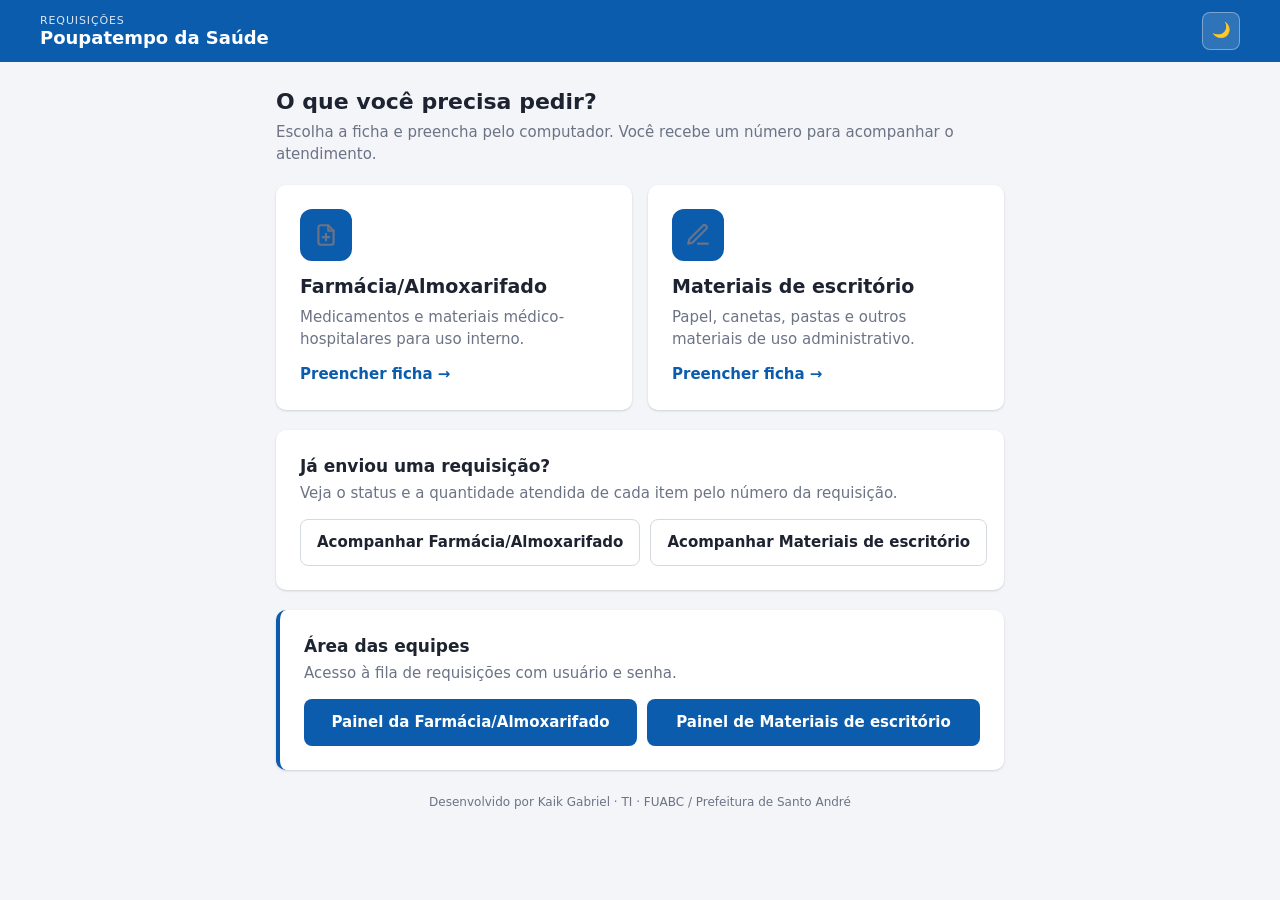
<file: index.html>
<!DOCTYPE html>
<html lang="pt-BR">
<head>
  <meta charset="utf-8">
  <meta name="viewport" content="width=device-width, initial-scale=1">
  <title>Requisições — Poupatempo da Saúde</title>
  <link rel="stylesheet" href="assets/base.css">
  <link rel="stylesheet" href="assets/requisicoes.css">
  <script src="config.js"></script>
  <script src="assets/comum.js"></script>
</head>
<body>
  <header class="topo">
    <div class="topo-conteudo">
      <div class="marca"><small>Requisições</small><strong>Poupatempo da Saúde</strong></div>
    </div>
  </header>

  <main class="container">
    <h1>O que você precisa pedir?</h1>
    <p class="sub">Escolha a ficha e preencha pelo computador. Você recebe um número para acompanhar o atendimento.</p>

    <div class="opcoes">
      <a class="cartao opcao" href="requisitar.html">
        <span class="opcao-icone" aria-hidden="true">
          <svg width="26" height="26" viewBox="0 0 24 24" fill="none" stroke="currentColor" stroke-width="2" stroke-linecap="round" stroke-linejoin="round"><path d="M14 3H7a2 2 0 0 0-2 2v14a2 2 0 0 0 2 2h10a2 2 0 0 0 2-2V8z"/><path d="M14 3v5h5M12 11v6M9 14h6"/></svg>
        </span>
        <strong id="nome-farmacia"></strong>
        <span id="desc-farmacia"></span>
        <em>Preencher ficha →</em>
      </a>
      <a class="cartao opcao" href="requisitar.html?tipo=escritorio">
        <span class="opcao-icone" aria-hidden="true">
          <svg width="26" height="26" viewBox="0 0 24 24" fill="none" stroke="currentColor" stroke-width="2" stroke-linecap="round" stroke-linejoin="round"><path d="M12 20h9"/><path d="M16.5 3.5a2.1 2.1 0 0 1 3 3L7 19l-4 1 1-4z"/></svg>
        </span>
        <strong id="nome-escritorio"></strong>
        <span id="desc-escritorio"></span>
        <em>Preencher ficha →</em>
      </a>
    </div>

    <section class="cartao bloco">
      <h2>Já enviou uma requisição?</h2>
      <p class="sub">Veja o status e a quantidade atendida de cada item pelo número da requisição.</p>
      <div class="bloco-botoes">
        <a class="botao botao-secundario" href="acompanhar.html">Acompanhar Farmácia/Almoxarifado</a>
        <a class="botao botao-secundario" href="acompanhar.html?tipo=escritorio">Acompanhar Materiais de escritório</a>
      </div>
    </section>

    <section class="cartao bloco area-equipe">
      <h2>Área das equipes</h2>
      <p class="sub">Acesso à fila de requisições com usuário e senha.</p>
      <div class="bloco-botoes">
        <a class="botao botao-primario" href="painel.html">Painel da Farmácia/Almoxarifado</a>
        <a class="botao botao-primario" href="painel.html?tipo=escritorio">Painel de Materiais de escritório</a>
      </div>
    </section>
    <p class="credito" style="margin-top: 24px">Desenvolvido por Kaik Gabriel · TI · FUABC / Prefeitura de Santo André</p>
  </main>

  <script>
    ['farmacia', 'escritorio'].forEach(chave => {
      document.getElementById('nome-' + chave).textContent = REQUISICOES.tipos[chave].nome;
      document.getElementById('desc-' + chave).textContent = REQUISICOES.tipos[chave].descricao;
    });
  </script>
</body>
</html>
</file>
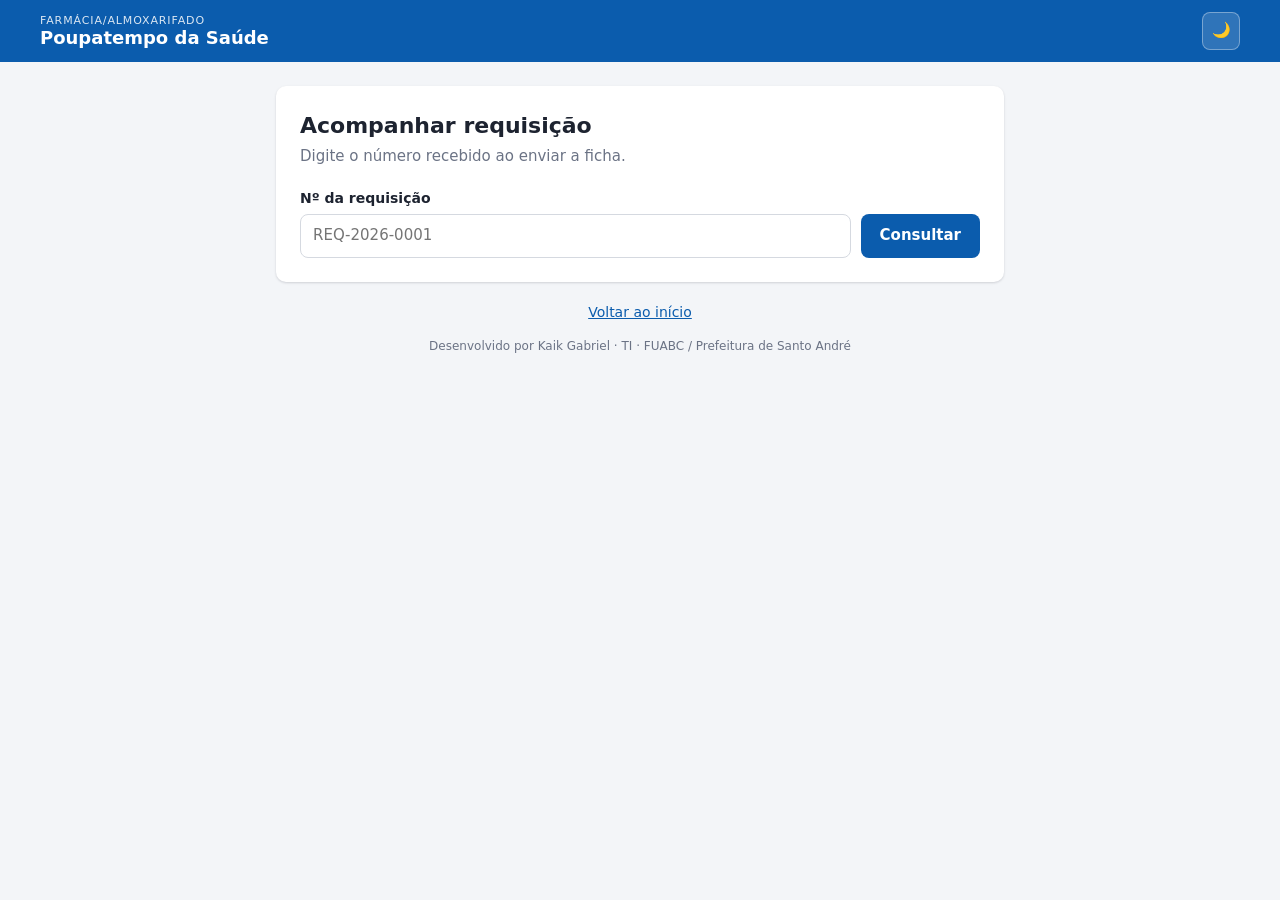
<file: acompanhar.html>
<!DOCTYPE html>
<html lang="pt-BR">
<head>
  <meta charset="utf-8">
  <meta name="viewport" content="width=device-width, initial-scale=1">
  <title>Acompanhar requisição — Farmácia/Almoxarifado</title>
  <link rel="stylesheet" href="assets/base.css">
  <link rel="stylesheet" href="assets/requisicoes.css">
  <script src="config.js"></script>
  <script src="assets/comum.js"></script>
</head>
<body>
  <header class="topo">
    <div class="topo-conteudo">
      <div class="marca"><small data-equipe>Farmácia/Almoxarifado</small><strong>Poupatempo da Saúde</strong></div>
    </div>
  </header>

  <main class="container">
    <form id="busca" class="cartao">
      <h1>Acompanhar requisição</h1>
      <p class="sub">Digite o número recebido ao enviar a ficha.</p>
      <div class="busca">
        <div>
          <label for="numero">Nº da requisição</label>
          <input type="text" id="numero" placeholder="REQ-2026-0001" autocapitalize="characters">
        </div>
        <button type="submit" class="botao botao-primario" id="consultar">Consultar</button>
      </div>
    </form>

    <div id="erro" class="alerta alerta-erro oculto" role="alert" style="margin-top: 16px"></div>
    <section id="resultado" class="cartao oculto" style="margin-top: 16px"></section>
    <p class="rodape-links"><a href="index.html">Voltar ao início</a></p>
    <p class="credito">Desenvolvido por Kaik Gabriel · TI · FUABC / Prefeitura de Santo André</p>
  </main>

  <script>
    const el = id => document.getElementById(id);
    el('numero').placeholder = FICHA.prefixo + '-' + new Date().getFullYear() + '-0001';

    function mostrarErro(mensagem) {
      el('resultado').classList.add('oculto');
      el('erro').textContent = mensagem;
      el('erro').classList.remove('oculto');
    }

    async function consultar(numero) {
      const botao = el('consultar');
      el('erro').classList.add('oculto');
      botao.disabled = true;
      botao.innerHTML = '<span class="girando"></span>';
      try {
        const r = await chamar('consultarRequisicao', numero);
        if (!r) return mostrarErro('Requisição não encontrada. Confira o número.');
        el('resultado').innerHTML =
          '<div class="cab-resultado"><h2 style="margin:0">' + esc(r.numero) + '</h2>' + seloStatus(r.status) + '</div>' +
          dadosRequisicaoHtml(r) +
          (r.observacao ? '<div class="alerta alerta-info"><strong>' + esc(FICHA.nome) + ':</strong> ' + esc(r.observacao) + '</div>' : '') +
          '<div class="rolagem"><table class="tabela"><thead><tr><th>Item</th><th>Descrição</th><th>Unid.</th>' +
          '<th class="num">Solicitada</th><th class="num">Atendida</th></tr></thead><tbody>' +
          r.itens.map((it, i) => '<tr><td>' + (i + 1) + '</td><td>' + esc(it.descricao) + '</td><td>' + esc(it.unidade) + '</td>' +
            '<td class="num">' + esc(numeroBr(it.solicitada)) + '</td><td class="num">' + esc(numeroBr(it.atendida)) + '</td></tr>').join('') +
          '</tbody></table></div><h3>Andamento</h3>' + historicoHtml(r);
        el('resultado').classList.remove('oculto');
      } catch (e) {
        mostrarErro(mensagemErro(e));
      } finally {
        botao.disabled = false;
        botao.textContent = 'Consultar';
      }
    }

    el('busca').addEventListener('submit', e => {
      e.preventDefault();
      if (el('numero').value.trim()) consultar(el('numero').value);
    });

    const numeroInicial = new URLSearchParams(location.search).get('n');
    if (numeroInicial) {
      el('numero').value = numeroInicial;
      consultar(numeroInicial);
    }
  </script>
</body>
</html>
</file>
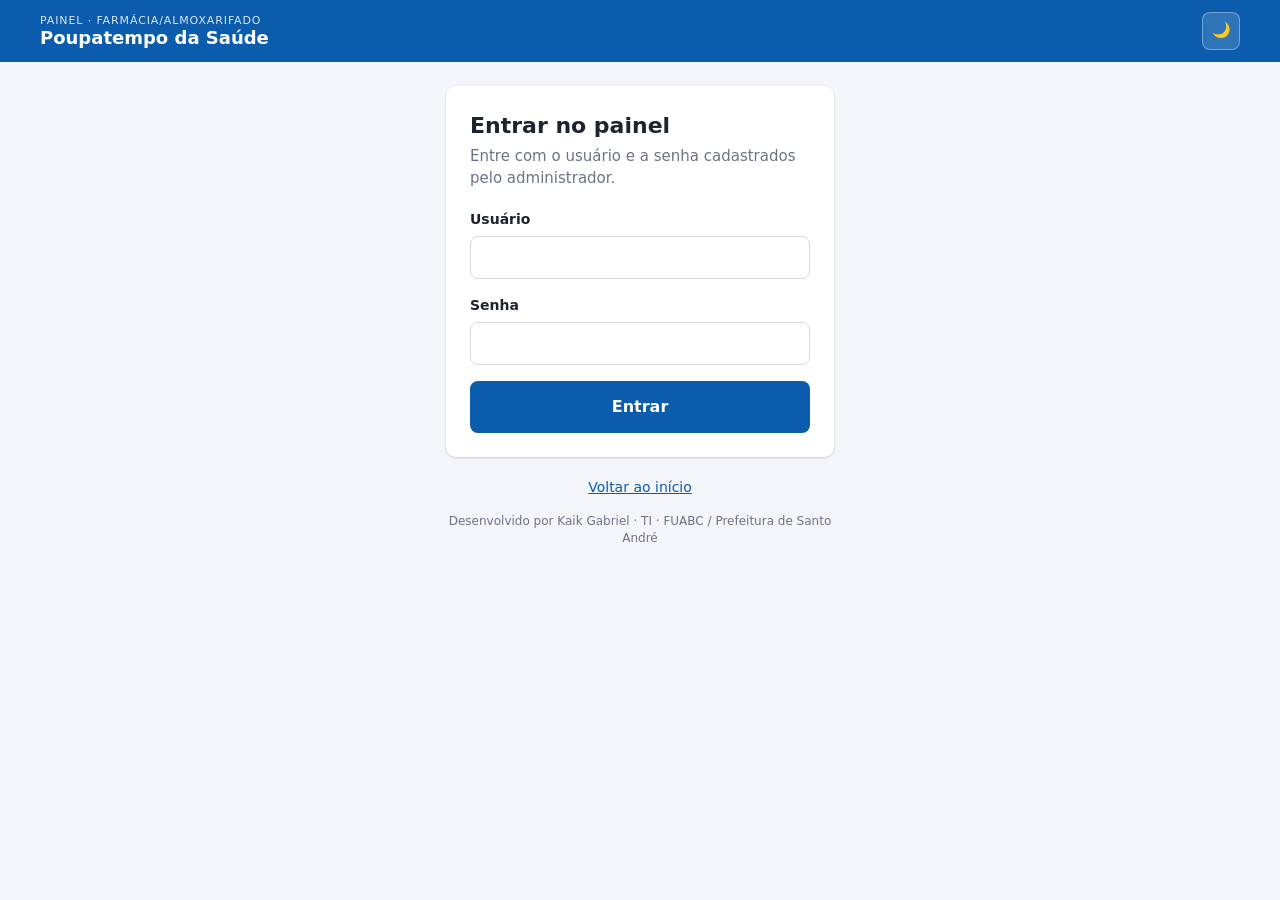
<file: painel.html>
<!DOCTYPE html>
<html lang="pt-BR">
<head>
  <meta charset="utf-8">
  <meta name="viewport" content="width=device-width, initial-scale=1">
  <title>Painel — Farmácia/Almoxarifado</title>
  <link rel="stylesheet" href="assets/base.css">
  <link rel="stylesheet" href="assets/requisicoes.css">
  <script src="config.js"></script>
  <script src="assets/comum.js"></script>
</head>
<body>
  <header class="topo">
    <div class="topo-conteudo">
      <div class="marca"><small>Painel · <span data-equipe>Farmácia/Almoxarifado</span></small><strong>Poupatempo da Saúde</strong></div>
      <div class="topo-acoes">
        <div class="usuario oculto" id="barra-usuario">
          <span class="nome" id="nome-usuario"></span>
          <button type="button" class="botao botao-claro" id="abrir-troca">Trocar senha</button>
          <button type="button" class="botao botao-claro" id="sair">Sair</button>
        </div>
      </div>
    </div>
  </header>

  <section id="tela-login" class="container estreito">
    <form id="form-login" class="cartao">
      <h1>Entrar no painel</h1>
      <p class="sub">Entre com o usuário e a senha cadastrados pelo administrador.</p>
      <div id="erro-login" class="alerta alerta-erro oculto" role="alert"></div>
      <div class="campo">
        <label for="usuario">Usuário</label>
        <input type="text" id="usuario" autocomplete="username" autocapitalize="off">
      </div>
      <div class="campo">
        <label for="senha">Senha</label>
        <input type="password" id="senha" autocomplete="current-password">
      </div>
      <button type="submit" id="entrar" class="botao botao-primario botao-bloco">Entrar</button>
    </form>
    <p class="rodape-links"><a href="index.html">Voltar ao início</a></p>
    <p class="credito">Desenvolvido por Kaik Gabriel · TI · FUABC / Prefeitura de Santo André</p>
  </section>

  <section id="tela-painel" class="painel oculto">
    <div class="indicadores" id="indicadores"></div>
    <div class="filtros">
      <div>
        <label for="f-status">Status</label>
        <select id="f-status"></select>
      </div>
      <div>
        <label for="f-setor">Setor</label>
        <select id="f-setor"></select>
      </div>
      <div class="busca-campo">
        <label for="f-busca">Buscar</label>
        <input type="search" id="f-busca" placeholder="Número, responsável, setor, item…">
      </div>
      <div class="filtros-botoes">
        <button type="button" class="botao botao-secundario" id="notificar">🔔 Ativar notificações</button>
        <button type="button" class="botao botao-secundario" id="recarregar">Atualizar</button>
      </div>
    </div>
    <div class="atualizado" id="atualizado"></div>
    <div class="lista">
      <div class="linha lista-cab">
        <span>Número</span><span>Pedido</span><span>Itens</span><span>Status</span><span>Atendido por</span><span>Recebida</span>
      </div>
      <div id="lista"></div>
    </div>
  </section>

  <div id="fundo-gaveta" class="fundo-gaveta oculto"></div>
  <aside id="gaveta" class="gaveta oculto" role="dialog" aria-modal="true" aria-labelledby="gaveta-titulo">
    <div class="gaveta-cab">
      <div id="gaveta-titulo"></div>
      <button type="button" class="fechar" id="fechar" aria-label="Fechar">×</button>
    </div>
    <div class="gaveta-corpo" id="gaveta-corpo"></div>
  </aside>

  <div id="troca" class="oculto">
    <div class="fundo-gaveta" id="fundo-troca"></div>
    <form class="cartao modal" id="form-troca" role="dialog" aria-modal="true" aria-labelledby="troca-titulo" novalidate>
      <h2 id="troca-titulo">Trocar senha</h2>
      <p class="sub" id="troca-aviso"></p>
      <div id="erro-troca" class="alerta alerta-erro oculto" role="alert"></div>
      <div class="campo" id="campo-atual">
        <label for="t-atual">Senha atual</label>
        <input type="password" id="t-atual" autocomplete="current-password">
      </div>
      <div class="campo">
        <label for="t-nova">Nova senha <span class="dica">(mínimo 6 caracteres)</span></label>
        <input type="password" id="t-nova" autocomplete="new-password">
      </div>
      <div class="campo">
        <label for="t-confirma">Repita a nova senha</label>
        <input type="password" id="t-confirma" autocomplete="new-password">
      </div>
      <div class="botoes-modal">
        <button type="button" class="botao botao-secundario" id="t-cancelar">Cancelar</button>
        <button type="submit" class="botao botao-primario" id="t-salvar">Salvar nova senha</button>
      </div>
    </form>
  </div>

  <script>
    const el = id => document.getElementById(id);
    const CHAVE_SESSAO = 'requisicoes.sessao.' + CHAVE_FICHA; // as duas equipes podem estar no mesmo navegador
    const CHAVE_NOTIF = 'requisicoes.notificar.' + CHAVE_FICHA;
    const TITULO_BASE = document.title;
    // senhaLogin: só em memória, para não pedir a senha provisória de novo na troca obrigatória
    const estado = { sessao: null, tela: null, requisicoes: [], aberta: null, timer: null, senhaLogin: null, trocaObrigatoria: false, conhecidas: null };

    // ---------- Sessão ----------

    async function api(acao) {
      const args = Array.prototype.slice.call(arguments, 1);
      try {
        return await chamar.apply(null, [acao, estado.sessao.token].concat(args));
      } catch (e) {
        if (/SESSAO_EXPIRADA/.test(mensagemErro(e))) {
          encerrar('Sua sessão expirou. Entre novamente.');
          throw new Error('Sessão expirada.');
        }
        if (/TROCAR_SENHA/.test(mensagemErro(e))) {
          abrirTroca(true);
          throw new Error('Crie sua senha pessoal para continuar.');
        }
        throw e;
      }
    }

    function salvarSessao() {
      try { sessionStorage.setItem(CHAVE_SESSAO, JSON.stringify(estado.sessao)); } catch (e) { /* sem armazenamento */ }
    }

    function iniciar(sessao) {
      estado.sessao = sessao;
      salvarSessao();
      el('nome-usuario').textContent = sessao.nome;
      el('barra-usuario').classList.remove('oculto');
      el('tela-login').classList.add('oculto');
      el('tela-painel').classList.remove('oculto');
      if (sessao.deveTrocar) abrirTroca(true);
      else liberarPainel();
    }

    function preencherFiltros() {
      const status = el('f-status').value;
      const setor = el('f-setor').value;
      el('f-status').length = 0;
      el('f-status').add(new Option('Em aberto', 'abertas'));
      el('f-status').add(new Option('Todas', ''));
      estado.tela.status.forEach(s => el('f-status').add(new Option(s, s)));
      el('f-setor').length = 0;
      el('f-setor').add(new Option('Todos', ''));
      estado.tela.setores.forEach(s => el('f-setor').add(new Option(s, s)));
      if (status) el('f-status').value = status;
      if (setor && estado.tela.setores.includes(setor)) el('f-setor').value = setor;
    }

    async function liberarPainel() {
      // A lista sai junto com os dados da tela, sem esperar um pelo outro
      const lista = api('listarRequisicoes');
      lista.catch(() => { /* carregar() mostra o erro */ });
      if (!estado.tela) {
        el('lista').innerHTML = '<div class="vazio"><span class="girando"></span> Carregando requisições…</div>';
        try {
          estado.tela = await carregarDadosTela(dados => {
            estado.tela = dados;
            preencherFiltros();
            if (estado.conhecidas) desenhar(); // só redesenha se a lista já chegou
          });
        } catch (e) {
          el('lista').innerHTML = '<div class="vazio">' + esc(mensagemErro(e)) + ' Recarregue a página para tentar de novo.</div>';
          return;
        }
        preencherFiltros();
      }
      carregar(false, lista);
      clearInterval(estado.timer);
      // Continua atualizando com a aba em segundo plano, para as notificações chegarem
      estado.timer = setInterval(() => carregar(true), 60000);
    }

    function encerrar(aviso) {
      if (estado.sessao && !aviso) chamar('sair', estado.sessao.token).catch(() => {});
      estado.sessao = null;
      estado.senhaLogin = null;
      estado.conhecidas = null;
      document.title = TITULO_BASE;
      clearInterval(estado.timer);
      try { sessionStorage.removeItem(CHAVE_SESSAO); } catch (e) { /* sem armazenamento */ }
      fecharTroca();
      fechar();
      el('barra-usuario').classList.add('oculto');
      el('tela-painel').classList.add('oculto');
      el('tela-login').classList.remove('oculto');
      el('senha').value = '';
      el('erro-login').textContent = aviso || '';
      el('erro-login').classList.toggle('oculto', !aviso);
    }

    el('form-login').addEventListener('submit', async ev => {
      ev.preventDefault();
      const botao = el('entrar');
      el('erro-login').classList.add('oculto');
      botao.disabled = true;
      botao.innerHTML = '<span class="girando"></span> Entrando…';
      try {
        const senha = el('senha').value;
        const sessao = await chamar('entrar', el('usuario').value.trim(), senha);
        estado.senhaLogin = sessao.deveTrocar ? senha : null;
        el('senha').value = '';
        iniciar(sessao);
      } catch (e) {
        el('erro-login').textContent = mensagemErro(e);
        el('erro-login').classList.remove('oculto');
      } finally {
        botao.disabled = false;
        botao.textContent = 'Entrar';
      }
    });
    el('sair').addEventListener('click', () => encerrar());

    // ---------- Trocar senha ----------

    // obrigatoria: primeiro acesso ou senha redefinida; o painel só libera depois da troca
    function abrirTroca(obrigatoria) {
      estado.trocaObrigatoria = !!obrigatoria;
      const temSenhaLogin = obrigatoria && !!estado.senhaLogin;
      el('troca-aviso').textContent = obrigatoria ? 'Você entrou com uma senha provisória. Crie sua senha pessoal para continuar.' : '';
      el('troca-aviso').classList.toggle('oculto', !obrigatoria);
      el('campo-atual').classList.toggle('oculto', temSenhaLogin);
      el('t-cancelar').classList.toggle('oculto', !!obrigatoria);
      el('erro-troca').classList.add('oculto');
      ['t-atual', 't-nova', 't-confirma'].forEach(id => { el(id).value = ''; });
      el('troca').classList.remove('oculto');
      (temSenhaLogin ? el('t-nova') : el('t-atual')).focus();
    }
    function fecharTroca() { el('troca').classList.add('oculto'); }
    function erroTroca(msg) {
      el('erro-troca').textContent = msg;
      el('erro-troca').classList.remove('oculto');
    }
    el('abrir-troca').addEventListener('click', () => abrirTroca(false));
    el('t-cancelar').addEventListener('click', fecharTroca);
    el('fundo-troca').addEventListener('click', () => { if (!estado.trocaObrigatoria) fecharTroca(); });

    el('form-troca').addEventListener('submit', async ev => {
      ev.preventDefault();
      const atual = el('campo-atual').classList.contains('oculto') ? estado.senhaLogin : el('t-atual').value;
      const nova = el('t-nova').value;
      if (!atual) return erroTroca('Informe a senha atual.');
      if (nova.length < 6) return erroTroca('A nova senha precisa ter pelo menos 6 caracteres.');
      if (nova !== el('t-confirma').value) return erroTroca('As duas senhas novas não são iguais.');

      const botao = el('t-salvar');
      botao.disabled = true;
      botao.innerHTML = '<span class="girando"></span> Salvando…';
      try {
        await chamar('trocarSenha', estado.sessao.token, atual, nova);
        estado.senhaLogin = null;
        fecharTroca();
        if (estado.sessao.deveTrocar) {
          estado.sessao.deveTrocar = false;
          salvarSessao();
          liberarPainel();
        }
        el('atualizado').textContent = 'Senha alterada com sucesso.';
      } catch (e) {
        if (/SESSAO_EXPIRADA/.test(mensagemErro(e))) return encerrar('Sua sessão expirou. Entre novamente.');
        erroTroca(mensagemErro(e));
      } finally {
        botao.disabled = false;
        botao.textContent = 'Salvar nova senha';
      }
    });

    // ---------- Lista ----------

    // pedido: a chamada já iniciada por liberarPainel, para não buscar a lista duas vezes
    async function carregar(silencioso, pedido) {
      if (!silencioso) el('lista').innerHTML = '<div class="vazio"><span class="girando"></span> Carregando requisições…</div>';
      try {
        const r = await (pedido || api('listarRequisicoes'));
        estado.requisicoes = r.requisicoes;
        el('atualizado').textContent = 'Atualizado às ' + new Date().toLocaleTimeString('pt-BR', { hour: '2-digit', minute: '2-digit' }) + ' · atualiza sozinho a cada minuto';
        avisarNovas(r.requisicoes);
        desenhar();
      } catch (e) {
        if (!silencioso && estado.sessao) el('lista').innerHTML = '<div class="vazio">' + esc(mensagemErro(e)) + '</div>';
      }
    }
    el('recarregar').addEventListener('click', () => carregar());
    ['f-status', 'f-setor', 'f-busca'].forEach(id => el(id).addEventListener('input', desenharLista));

    function desenhar() {
      desenharIndicadores();
      desenharLista();
    }

    function desenharIndicadores() {
      const conta = s => estado.requisicoes.filter(r => r.status === s).length;
      el('indicadores').innerHTML = ['Recebida', 'Em separação', 'Atendida parcialmente', 'Atendida'].map(s =>
        '<button type="button" class="indicador" data-status="' + esc(s) + '"><span>' + esc(s) +
        (estado.tela.statusAbertos.includes(s) ? '' : ' (30 dias)') + '</span><strong>' + conta(s) + '</strong></button>').join('');
    }
    el('indicadores').addEventListener('click', e => {
      const botao = e.target.closest('[data-status]');
      if (!botao) return;
      el('f-status').value = botao.dataset.status;
      desenharLista();
    });

    function desenharLista() {
      const status = el('f-status').value;
      const setor = el('f-setor').value;
      const busca = el('f-busca').value.trim().toLowerCase();
      const lista = estado.requisicoes.filter(r => {
        if (status === 'abertas' ? !estado.tela.statusAbertos.includes(r.status) : status && r.status !== status) return false;
        if (setor && r.setor !== setor) return false;
        if (!busca) return true;
        return [r.numero, r.responsavel, r.setor].concat(r.itens.map(i => i.descricao + ' ' + i.codigo))
          .join(' ').toLowerCase().includes(busca);
      });
      el('lista').innerHTML = lista.length ? lista.map(r =>
        '<button type="button" class="linha item" data-numero="' + esc(r.numero) + '">' +
        '<span class="item-num">' + esc(r.numero) + '</span>' +
        '<span class="item-pedido"><strong>' + esc(resumoItens(r)) + '</strong><small>' + esc(r.setor) + ' · ' + esc(r.responsavel) + '</small></span>' +
        '<span class="item-dado item-qtd">' + r.itens.length + '</span>' +
        '<span>' + seloStatus(r.status) + '</span>' +
        '<span class="item-dado item-atendente">' + (r.atendente ? esc(r.atendente) : '<em>Ninguém ainda</em>') + '</span>' +
        '<span class="item-dado">' + esc(tempoDesde(r.data)) + '</span></button>').join('')
        : '<div class="vazio">Nenhuma requisição encontrada.</div>';
    }
    el('lista').addEventListener('click', e => {
      const linha = e.target.closest('[data-numero]');
      if (linha) abrir(linha.dataset.numero);
    });

    // ---------- Notificações na área de trabalho ----------

    function notificacoesLigadas() {
      if (!('Notification' in window) || Notification.permission !== 'granted') return false;
      try { return localStorage.getItem(CHAVE_NOTIF) !== 'nao'; } catch (e) { return true; }
    }
    function atualizarBotaoNotif() {
      const b = el('notificar');
      if (!('Notification' in window)) { b.classList.add('oculto'); return; }
      b.textContent = Notification.permission === 'denied' ? '🔕 Notificações bloqueadas'
        : notificacoesLigadas() ? '🔔 Notificações ativas' : '🔔 Ativar notificações';
    }
    function bipe() {
      try {
        const ctx = new (window.AudioContext || window.webkitAudioContext)();
        const som = ctx.createOscillator();
        som.frequency.value = 880;
        som.connect(ctx.destination);
        som.start();
        som.stop(ctx.currentTime + 0.2);
      } catch (e) { /* sem som: a notificação ainda aparece */ }
    }
    el('notificar').addEventListener('click', async () => {
      if (Notification.permission === 'denied') {
        el('atualizado').textContent = 'As notificações estão bloqueadas neste navegador. Clique no cadeado ao lado do endereço do site e permita "Notificações".';
        return;
      }
      let ligar = !notificacoesLigadas();
      if (ligar && Notification.permission !== 'granted') ligar = (await Notification.requestPermission()) === 'granted';
      try { localStorage.setItem(CHAVE_NOTIF, ligar ? 'sim' : 'nao'); } catch (e) { /* sem armazenamento */ }
      if (ligar) bipe();
      atualizarBotaoNotif();
    });

    function avisarNovas(requisicoes) {
      const numeros = requisicoes.map(r => r.numero);
      const novas = estado.conhecidas ? requisicoes.filter(r => !estado.conhecidas.includes(r.numero)) : [];
      estado.conhecidas = numeros;
      const pendentes = requisicoes.filter(r => r.status === 'Recebida').length;
      document.title = (pendentes ? '(' + pendentes + ') ' : '') + TITULO_BASE;
      if (!novas.length || !notificacoesLigadas()) return;
      bipe();
      novas.forEach(r => new Notification('Nova requisição: ' + r.numero, { body: r.setor + ' · ' + resumoItens(r) }));
    }
    atualizarBotaoNotif();

    // ---------- Detalhe ----------

    async function abrir(numero) {
      estado.aberta = numero;
      estado.mexeuDetalhe = false;
      // A lista já traz os itens: o detalhe abre na hora e só o andamento espera o servidor
      const daLista = estado.requisicoes.find(r => r.numero === numero);
      if (daLista) desenharDetalhe(daLista);
      else {
        el('gaveta-titulo').innerHTML = '<strong>' + esc(numero) + '</strong>';
        el('gaveta-corpo').innerHTML = '<div class="vazio"><span class="girando"></span> Carregando…</div>';
      }
      el('fundo-gaveta').classList.remove('oculto');
      el('gaveta').classList.remove('oculto');
      try {
        const r = await api('detalharRequisicao', numero);
        if (estado.aberta !== numero) return;
        // Não apaga o que a pessoa já começou a digitar
        if (!daLista || !estado.mexeuDetalhe) desenharDetalhe(r);
        else el('andamento').innerHTML = historicoHtml(r);
      } catch (e) {
        if (estado.aberta !== numero) return;
        if (el('andamento')) el('andamento').innerHTML = '<div class="alerta alerta-erro">' + esc(mensagemErro(e)) + '</div>';
        else el('gaveta-corpo').innerHTML = '<div class="alerta alerta-erro">' + esc(mensagemErro(e)) + '</div>';
      }
    }

    function desenharDetalhe(r) {
      el('gaveta-titulo').innerHTML = '<strong>' + esc(r.numero) + '</strong> ' + seloStatus(r.status);
      el('gaveta-corpo').innerHTML =
        dadosRequisicaoHtml(r) +
        '<h3>Itens solicitados</h3>' +
        '<div class="rolagem"><table class="tabela"><thead><tr><th>Item</th>' + (estado.tela.pedeCodigo ? '<th>Código</th>' : '') + '<th>Descrição</th><th>Unid.</th>' +
        (estado.tela.pedeEstoque ? '<th class="num">Estoque</th>' : '') + '<th class="num">Solicitada</th><th class="num">Atendida</th></tr></thead><tbody>' +
        r.itens.map((it, i) => '<tr><td>' + (i + 1) + '</td>' + (estado.tela.pedeCodigo ? '<td>' + esc(it.codigo || '—') + '</td>' : '') + '<td>' + esc(it.descricao) + '</td><td>' + esc(it.unidade) + '</td>' +
          (estado.tela.pedeEstoque ? '<td class="num">' + esc(numeroBr(it.estoque)) + '</td>' : '') + '<td class="num">' + esc(numeroBr(it.solicitada)) + '</td>' +
          '<td class="num"><input type="number" min="0" step="any" inputmode="decimal" data-item="' + i + '" value="' + (it.atendida == null ? '' : esc(it.atendida)) + '" aria-label="Quantidade atendida do item ' + (i + 1) + '"></td></tr>').join('') +
        '</tbody></table></div>' +
        '<form id="form-atender" class="acoes" novalidate>' +
        '<div class="campo"><label for="novo-status">Status</label><select id="novo-status">' +
        estado.tela.status.map(s => '<option' + (s === r.status ? ' selected' : '') + '>' + esc(s) + '</option>').join('') + '</select></div>' +
        '<div class="campo"><label for="observacao">Observação ao solicitante <span class="dica">(obrigatória se recusar)</span></label>' +
        '<textarea id="observacao" maxlength="500">' + esc(r.observacao) + '</textarea></div>' +
        '<div id="erro-atender" class="alerta alerta-erro oculto" role="alert"></div>' +
        '<div class="acoes-botoes"><button type="submit" class="botao botao-primario" id="salvar">Salvar</button></div></form>' +
        '<h3>Andamento</h3><div id="andamento">' +
        (r.historico ? historicoHtml(r) : '<div class="vazio"><span class="girando"></span> Carregando andamento…</div>') + '</div>';
      el('form-atender').addEventListener('submit', salvar);
    }
    el('gaveta-corpo').addEventListener('input', () => { estado.mexeuDetalhe = true; });

    function fechar() {
      estado.aberta = null;
      el('fundo-gaveta').classList.add('oculto');
      el('gaveta').classList.add('oculto');
    }
    el('fechar').addEventListener('click', fechar);
    el('fundo-gaveta').addEventListener('click', fechar);
    document.addEventListener('keydown', e => { if (e.key === 'Escape' && estado.aberta) fechar(); });

    // As regras de status ficam no servidor; a tela só mostra a mensagem que ele devolver
    async function salvar(e) {
      e.preventDefault();
      const botao = el('salvar');
      const entradas = Array.from(el('gaveta-corpo').querySelectorAll('[data-item]'));
      el('erro-atender').classList.add('oculto');
      botao.disabled = true;
      botao.innerHTML = '<span class="girando"></span> Salvando…';
      try {
        const r = await api('atualizarRequisicao', estado.aberta, {
          status: el('novo-status').value,
          observacao: el('observacao').value,
          quantidades: entradas.map(c => c.value === '' ? null : Number(c.value))
        });
        // A lista mostra o novo status na hora; a recarga confirma em segundo plano
        const i = estado.requisicoes.findIndex(x => x.numero === r.numero);
        if (i >= 0) estado.requisicoes[i] = r;
        fechar();
        desenhar();
        carregar(true);
      } catch (err) {
        if (!estado.aberta) return;
        el('erro-atender').textContent = mensagemErro(err);
        el('erro-atender').classList.remove('oculto');
      } finally {
        botao.disabled = false;
        botao.textContent = 'Salvar';
      }
    }

    try {
      const salva = JSON.parse(sessionStorage.getItem(CHAVE_SESSAO));
      if (salva) iniciar(salva);
    } catch (e) { /* sem sessão salva: mostra o login */ }
  </script>
</body>
</html>
</file>
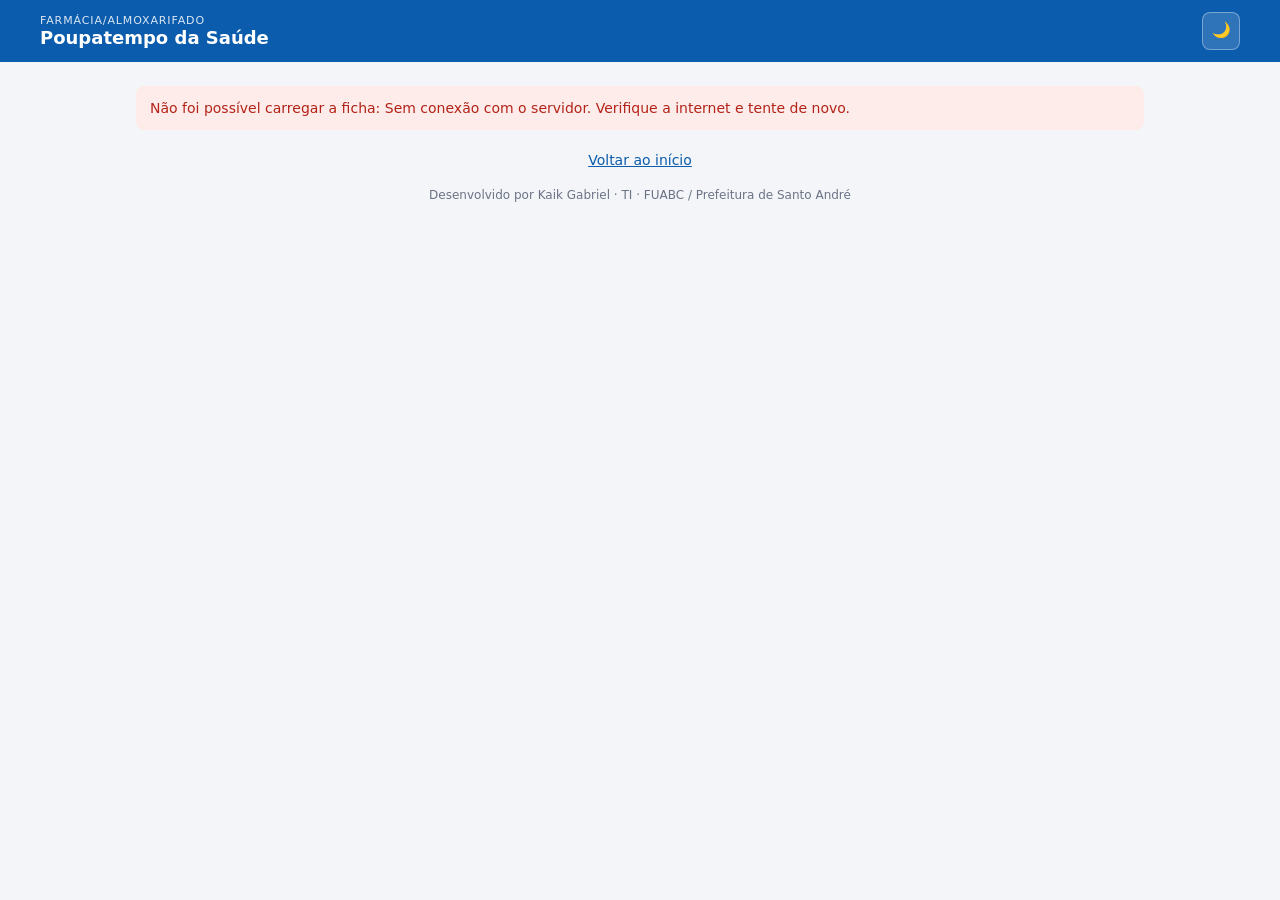
<file: requisitar.html>
<!DOCTYPE html>
<html lang="pt-BR">
<head>
  <meta charset="utf-8">
  <meta name="viewport" content="width=device-width, initial-scale=1">
  <title>Nova requisição — Farmácia/Almoxarifado</title>
  <link rel="stylesheet" href="assets/base.css">
  <link rel="stylesheet" href="assets/requisicoes.css">
  <script src="config.js"></script>
  <script src="assets/comum.js"></script>
</head>
<body>
  <header class="topo">
    <div class="topo-conteudo">
      <div class="marca"><small data-equipe>Farmácia/Almoxarifado</small><strong>Poupatempo da Saúde</strong></div>
    </div>
  </header>

  <main class="container largo">
    <div id="carregando" class="cartao vazio" role="status"><span class="girando"></span> Carregando ficha…</div>
    <div id="erro-carga" class="alerta alerta-erro oculto" role="alert"></div>

    <form id="ficha" class="cartao oculto" novalidate>
      <div class="ficha-topo">
        <img src="assets/logo-fundacao-abc.png" alt="Fundação do ABC">
        <h1 id="titulo-ficha"></h1>
        <img src="assets/logo-santo-andre.png" alt="Prefeitura de Santo André">
      </div>

      <div class="grade-cab">
        <div class="campo">
          <label for="unidade">Unidade</label>
          <input type="text" id="unidade" readonly>
        </div>
        <div class="campo">
          <label for="setor">Setor <span class="obrig">*</span></label>
          <select id="setor"></select>
        </div>
        <div class="campo">
          <label for="data">Data</label>
          <input type="text" id="data" readonly>
        </div>
        <div class="campo">
          <label for="responsavel">Responsável pela solicitação <span class="obrig">*</span></label>
          <input type="text" id="responsavel" maxlength="120" autocomplete="name">
        </div>
        <div class="campo">
          <label for="funcao">Função <span class="obrig">*</span></label>
          <input type="text" id="funcao" maxlength="80">
        </div>
        <div class="campo">
          <label for="horario">Horário da solicitação</label>
          <input type="text" id="horario" readonly>
        </div>
      </div>
      <p class="dica">O nº da requisição é gerado automaticamente ao enviar.</p>

      <section class="secao">
        <h2>Itens solicitados</h2>
        <table class="tabela-itens">
          <thead>
            <tr>
              <th class="col-n">Item</th>
              <th class="col-codigo" id="th-codigo">Código</th>
              <th id="th-descricao"></th>
              <th class="col-unidade">Unidade</th>
              <th class="col-num" id="th-estoque">Estoque do setor</th>
              <th class="col-num">Quantidade solicitada</th>
            </tr>
          </thead>
          <tbody id="itens"></tbody>
        </table>
        <ul id="lista-materiais" class="combo-lista oculto" role="listbox" aria-label="Materiais"></ul>
        <div class="acoes-itens">
          <button type="button" class="botao botao-secundario" id="adicionar">+ Adicionar item</button>
          <span id="dica-itens"></span>
        </div>
      </section>

      <section class="secao">
        <h2>Justificativa do setor</h2>
        <div class="justificativas" id="justificativas"></div>
        <div class="campo-outro">
          <label class="check" for="j-outro"><input type="checkbox" id="j-outro"> Outro</label>
          <input type="text" id="outro" maxlength="200" aria-label="Descreva a outra justificativa" placeholder="Descreva">
        </div>
      </section>

      <!-- Campo-armadilha: invisível para pessoas, robôs costumam preencher -->
      <div class="oculto" aria-hidden="true"><input type="text" id="site" tabindex="-1" autocomplete="off"></div>

      <div id="erros" class="alerta alerta-erro oculto" role="alert" tabindex="-1" style="margin-top: 20px"></div>
      <div class="rodape-ficha">
        <button type="submit" class="botao botao-primario" id="enviar"></button>
      </div>
    </form>

    <section id="sucesso" class="cartao sucesso oculto" tabindex="-1">
      <p id="enviada"></p>
      <p class="numero" id="numero"></p>
      <p class="sub">Anote o número para acompanhar o atendimento.</p>
      <div class="botoes">
        <a class="botao botao-primario" id="link-acompanhar" href="acompanhar.html">Acompanhar</a>
        <a class="botao botao-secundario" href="requisitar.html" data-ficha>Nova requisição</a>
      </div>
    </section>
    <p class="rodape-links"><a href="index.html">Voltar ao início</a></p>
    <p class="credito">Desenvolvido por Kaik Gabriel · TI · FUABC / Prefeitura de Santo André</p>
  </main>

  <script>
    const el = id => document.getElementById(id);
    const corpo = el('itens');
    let tela = null;
    let mexeu = false; // já começou a preencher: uma atualização dos cadastros não pode apagar o que foi digitado
    // Identifica este envio: se a resposta se perder e a pessoa reenviar a mesma ficha, o servidor
    // devolve o número já gerado em vez de gravar outra requisição. Muda a cada alteração na ficha.
    const novoEnvio = () => Date.now().toString(36) + '-' + Math.random().toString(36).slice(2, 12);
    let idEnvio = novoEnvio();
    const textoEnviar = 'Enviar ' + FICHA.destino;
    el('titulo-ficha').innerHTML = FICHA.titulo;
    el('enviar').textContent = textoEnviar;
    el('enviada').textContent = 'Requisição enviada ' + FICHA.destino;

    function preencherSetores(setores) {
      const escolhido = el('setor').value;
      el('setor').length = 0;
      el('setor').add(new Option('Selecione…', ''));
      setores.forEach(s => el('setor').add(new Option(s, s)));
      if (setores.includes(escolhido)) el('setor').value = escolhido;
    }

    function iniciar(dados) {
      tela = dados;
      corpo.innerHTML = '';
      el('th-descricao').textContent = dados.rotuloDescricao;
      el('th-codigo').classList.toggle('oculto', !dados.pedeCodigo);
      el('th-estoque').classList.toggle('oculto', !dados.pedeEstoque);
      el('unidade').value = dados.unidade;
      preencherSetores(dados.setores);
      el('justificativas').innerHTML = dados.justificativas.map(j =>
        '<label class="check"><input type="checkbox" name="justificativa" value="' + esc(j) + '"> ' + esc(j) + '</label>').join('');
      el('dica-itens').textContent = (dados.catalogo.length ? 'Clique na descrição para ver os materiais do setor. Se o item não estiver na lista, digite.' : 'Digite o material e escolha a unidade.') +
        ' Linhas em branco são ignoradas. Até ' + dados.maxItens + ' itens por ficha.';

      const agora = new Date();
      el('data').value = agora.toLocaleDateString('pt-BR');
      el('horario').value = agora.toLocaleTimeString('pt-BR', { hour: '2-digit', minute: '2-digit' });

      for (let i = 0; i < 5; i++) adicionarLinha();
      el('carregando').classList.add('oculto');
      el('ficha').classList.remove('oculto');
    }

    function adicionarLinha() {
      const n = corpo.rows.length + 1;
      const opcoes = '<option value="">—</option>' + tela.unidadesMedida.map(u => '<option>' + esc(u) + '</option>').join('');
      // Sem catálogo não há lista para abrir: fica um campo de texto simples
      const atributosCombo = tela.catalogo.length ? ' class="combo" role="combobox" aria-autocomplete="list" aria-expanded="false" aria-controls="lista-materiais"' : '';
      corpo.insertAdjacentHTML('beforeend',
        '<tr>' +
        '<td class="col-n" data-rotulo="Item ">' + n + '</td>' +
        (tela.pedeCodigo ? '<td class="col-codigo" data-rotulo="Código"><input type="text" data-campo="codigo" maxlength="30" aria-label="Código do item ' + n + '"></td>' : '') +
        '<td class="col-descricao" data-rotulo="' + esc(tela.rotuloDescricao) + '"><input type="text"' + atributosCombo + ' data-campo="descricao" maxlength="150" autocomplete="off" aria-label="Descrição do item ' + n + '"></td>' +
        '<td class="col-unidade" data-rotulo="Unidade"><select data-campo="unidade" aria-label="Unidade do item ' + n + '">' + opcoes + '</select></td>' +
        (tela.pedeEstoque ? '<td class="col-num" data-rotulo="Estoque do setor"><input type="number" data-campo="estoque" min="0" step="any" inputmode="decimal" aria-label="Estoque do setor do item ' + n + '"></td>' : '') +
        '<td class="col-num" data-rotulo="Qtd. solicitada"><input type="number" data-campo="solicitada" min="0" step="any" inputmode="decimal" aria-label="Quantidade solicitada do item ' + n + '"></td>' +
        '</tr>');
      el('adicionar').classList.toggle('oculto', corpo.rows.length >= tela.maxItens);
    }
    el('adicionar').addEventListener('click', () => {
      if (corpo.rows.length >= tela.maxItens) return;
      adicionarLinha();
      corpo.rows[corpo.rows.length - 1].querySelector('input').focus();
    });

    const campo = (linha, nome) => linha.querySelector('[data-campo="' + nome + '"]');

    // Escolher pelo código ou pela descrição completa o resto do item
    corpo.addEventListener('input', e => {
      const nome = e.target.dataset.campo;
      if (nome !== 'codigo' && nome !== 'descricao') return;
      const valor = e.target.value.trim().toLowerCase();
      if (!valor) return;
      const achado = tela.catalogo.find(c => c[nome].toLowerCase() === valor);
      if (achado) preencherMaterial(e.target.closest('tr'), achado);
    });

    function preencherMaterial(linha, material) {
      if (tela.pedeCodigo) campo(linha, 'codigo').value = material.codigo;
      campo(linha, 'descricao').value = material.descricao;
      if (tela.unidadesMedida.includes(material.unidade)) campo(linha, 'unidade').value = material.unidade;
      linha.querySelectorAll('[aria-invalid]').forEach(c => c.removeAttribute('aria-invalid'));
    }

    // Lista de materiais: primeiro os do setor; ao digitar, entram também os outros do catálogo
    const lista = el('lista-materiais');
    const combo = { campo: null, opcoes: [], ativa: -1 };
    const normalizar = v => v.toLowerCase().normalize('NFD').replace(/[̀-ͯ]/g, '');

    function montarLista() {
      const setor = el('setor').value;
      const busca = normalizar(combo.campo.value.trim());
      const confere = m => !busca || normalizar(m.descricao + ' ' + m.codigo).includes(busca);
      const doSetor = tela.catalogo.filter(m => m.setores.includes(setor) && confere(m));
      const outros = busca ? tela.catalogo.filter(m => !m.setores.includes(setor) && confere(m)) : [];
      combo.opcoes = doSetor.concat(outros);
      combo.ativa = -1;
      combo.campo.removeAttribute('aria-activedescendant');

      const opcao = (m, i) => '<li id="material-' + i + '" role="option" aria-selected="false" data-opcao="' + i + '">' +
        '<span>' + esc(m.descricao) + '</span><small>' + esc([m.codigo, m.unidade].filter(Boolean).join(' · ')) + '</small></li>';
      const aviso = texto => '<li class="combo-aviso" role="presentation">' + esc(texto) + '</li>';
      let html = '';
      if (!setor) html += aviso('Selecione o setor para ver os materiais dele.');
      else if (!doSetor.length && !busca) html += aviso('Nenhum material cadastrado para este setor. Digite o item.');
      html += doSetor.map(opcao).join('');
      if (outros.length) html += aviso(setor ? 'Outros materiais do catálogo' : 'Catálogo') + outros.map((m, i) => opcao(m, doSetor.length + i)).join('');
      if (busca && !combo.opcoes.length) html += aviso('Não está na lista. Pode continuar digitando.');
      lista.innerHTML = html;
    }

    function abrirLista(entrada) {
      if (!tela.catalogo.length) return;
      if (combo.campo && combo.campo !== entrada) combo.campo.setAttribute('aria-expanded', 'false');
      combo.campo = entrada;
      entrada.parentNode.appendChild(lista);
      montarLista();
      lista.classList.remove('oculto');
      lista.scrollTop = 0;
      entrada.setAttribute('aria-expanded', 'true');
    }

    function fecharLista() {
      if (!combo.campo) return;
      lista.classList.add('oculto');
      combo.campo.setAttribute('aria-expanded', 'false');
      combo.campo.removeAttribute('aria-activedescendant');
      combo.campo = null;
    }

    function marcarOpcao(i) {
      lista.querySelectorAll('[role=option]').forEach(o => o.setAttribute('aria-selected', String(Number(o.dataset.opcao) === i)));
      combo.ativa = i;
      const item = document.getElementById('material-' + i);
      if (item) {
        item.scrollIntoView({ block: 'nearest' });
        combo.campo.setAttribute('aria-activedescendant', item.id);
      }
    }

    function escolher(i) {
      const linha = combo.campo.closest('tr');
      preencherMaterial(linha, combo.opcoes[i]);
      fecharLista();
      campo(linha, !campo(linha, 'unidade').value ? 'unidade' : tela.pedeEstoque ? 'estoque' : 'solicitada').focus();
    }

    const ehDescricao = alvo => alvo.dataset && alvo.dataset.campo === 'descricao';
    corpo.addEventListener('focusin', e => { if (ehDescricao(e.target)) abrirLista(e.target); });
    corpo.addEventListener('focusout', e => { if (ehDescricao(e.target)) fecharLista(); });
    corpo.addEventListener('click', e => { if (ehDescricao(e.target) && combo.campo !== e.target) abrirLista(e.target); });
    corpo.addEventListener('input', e => {
      if (ehDescricao(e.target) && combo.campo === e.target) montarLista();
    });
    corpo.addEventListener('keydown', e => {
      if (!ehDescricao(e.target)) return;
      if (e.key === 'Escape' && combo.campo) {
        e.preventDefault();
        fecharLista();
      } else if (e.key === 'ArrowDown' || e.key === 'ArrowUp') {
        e.preventDefault();
        if (!combo.campo) abrirLista(e.target);
        if (!combo.opcoes.length) return;
        const passo = e.key === 'ArrowDown' ? 1 : -1;
        const total = combo.opcoes.length;
        marcarOpcao(combo.ativa < 0 && passo < 0 ? total - 1 : (combo.ativa + passo + total) % total);
      } else if (e.key === 'Enter' && combo.campo && combo.ativa >= 0) {
        e.preventDefault();
        escolher(combo.ativa);
      }
    });
    // mousedown: escolhe antes de o campo perder o foco e fechar a lista
    lista.addEventListener('mousedown', e => {
      e.preventDefault();
      const opcao = e.target.closest('[data-opcao]');
      if (opcao) escolher(Number(opcao.dataset.opcao));
    });
    el('ficha').addEventListener('input', e => { mexeu = true; idEnvio = novoEnvio(); e.target.removeAttribute('aria-invalid'); });
    el('ficha').addEventListener('change', e => { idEnvio = novoEnvio(); e.target.removeAttribute('aria-invalid'); });

    // Escrever em "Outro" já marca a opção
    el('outro').addEventListener('input', () => { el('j-outro').checked = el('outro').value.trim() !== ''; });

    function mostrarErros(erros, primeiro) {
      el('erros').innerHTML = '<ul class="erros">' + erros.map(m => '<li>' + esc(m) + '</li>').join('') + '</ul>';
      el('erros').classList.remove('oculto');
      (primeiro || el('erros')).focus();
    }

    function coletarEValidar() {
      const erros = [];
      const invalidos = [];
      const marcar = (controle, mensagem) => {
        controle.setAttribute('aria-invalid', 'true');
        invalidos.push(controle);
        erros.push(mensagem);
      };

      if (!el('setor').value) marcar(el('setor'), 'Selecione o setor.');
      if (!el('responsavel').value.trim()) marcar(el('responsavel'), 'Informe o responsável pela solicitação.');
      if (!el('funcao').value.trim()) marcar(el('funcao'), 'Informe a função.');

      const itens = [];
      Array.from(corpo.rows).forEach((linha, i) => {
        const v = nome => { const c = campo(linha, nome); return c ? c.value.trim() : ''; };
        if (!['codigo', 'descricao', 'unidade', 'estoque', 'solicitada'].some(v)) return;
        const rotulo = 'Item ' + (i + 1) + ': ';
        if (!v('descricao')) marcar(campo(linha, 'descricao'), rotulo + 'informe a descrição.');
        if (!v('unidade')) marcar(campo(linha, 'unidade'), rotulo + 'selecione a unidade.');
        if (tela.pedeEstoque && (v('estoque') === '' || Number(v('estoque')) < 0)) marcar(campo(linha, 'estoque'), rotulo + 'informe o estoque do setor.');
        if (!(Number(v('solicitada')) > 0)) marcar(campo(linha, 'solicitada'), rotulo + 'a quantidade solicitada deve ser maior que zero.');
        itens.push({
          codigo: v('codigo'), descricao: v('descricao'), unidade: v('unidade'),
          estoque: Number(v('estoque')), solicitada: Number(v('solicitada'))
        });
      });
      if (!itens.length) marcar(campo(corpo.rows[0], 'descricao'), 'Preencha ao menos um item.');

      const justificativas = Array.from(document.querySelectorAll('[name=justificativa]:checked')).map(c => c.value);
      if (el('j-outro').checked) {
        justificativas.push('Outro');
        if (!el('outro').value.trim()) marcar(el('outro'), 'Descreva a justificativa em "Outro".');
      }
      if (!justificativas.length) erros.push('Marque ao menos uma justificativa.');

      if (erros.length) {
        mostrarErros(erros, invalidos[0]);
        return null;
      }
      el('erros').classList.add('oculto');
      return {
        setor: el('setor').value, responsavel: el('responsavel').value.trim(), funcao: el('funcao').value.trim(),
        justificativas, outro: el('j-outro').checked ? el('outro').value.trim() : '', itens, site: el('site').value,
        envio: idEnvio
      };
    }

    el('ficha').addEventListener('submit', async e => {
      e.preventDefault();
      const ficha = coletarEValidar();
      if (!ficha) return;

      const botao = el('enviar');
      botao.disabled = true;
      botao.innerHTML = '<span class="girando"></span> Enviando…';
      try {
        const r = await chamar('enviarRequisicao', ficha);
        el('numero').textContent = r.numero;
        el('link-acompanhar').href = comFicha('acompanhar.html?n=' + encodeURIComponent(r.numero));
        el('ficha').classList.add('oculto');
        el('sucesso').classList.remove('oculto');
        window.scrollTo(0, 0);
        el('sucesso').focus();
      } catch (err) {
        mostrarErros(['A requisição não foi enviada. ' + mensagemErro(err)]);
      } finally {
        botao.disabled = false;
        botao.textContent = textoEnviar;
      }
    });

    // Cadastros mudaram desde a cópia guardada: refaz a ficha se ainda está em branco;
    // se já começou a preencher, atualiza só a lista de materiais e os setores
    function cadastrosMudaram(dados) {
      if (!mexeu) return iniciar(dados);
      tela.catalogo = dados.catalogo;
      preencherSetores(dados.setores);
    }

    carregarDadosTela(cadastrosMudaram).then(iniciar).catch(err => {
      el('carregando').classList.add('oculto');
      el('erro-carga').textContent = 'Não foi possível carregar a ficha: ' + mensagemErro(err);
      el('erro-carga').classList.remove('oculto');
    });
  </script>
</body>
</html>
</file>
<file: assets/base.css>
/* Tema claro (padrão). --azul preenche botões e topo; --link é o azul para texto. */
  :root {
    color-scheme: light;
    --azul: #0b5cad; --azul-escuro: #083f78; --azul-claro: #e8f1fb; --link: #0b5cad;
    --verde: #1a7f4b; --verde-claro: #e3f4ea;
    --laranja: #a65300; --laranja-claro: #fdf0e1;
    --vermelho: #b42318; --vermelho-claro: #fdecea; --perigo: #b42318;
    --roxo: #6941c6; --roxo-claro: #f1ecfb;
    --texto: #1d2330; --texto-2: #4a5263; --texto-3: #6b7385;
    --borda: #d5d9e0; --fundo: #f3f5f8; --superficie: #ffffff; --campo: #ffffff; --hover: #f8fafc;
    --topo: #0b5cad;
    --raio: 10px;
    --sombra: 0 1px 2px rgba(16, 24, 40, .06), 0 1px 3px rgba(16, 24, 40, .10);
  }
  /* Tema escuro: escolhido no botão ou, sem escolha, seguindo o sistema */
  :root[data-tema="escuro"] {
    color-scheme: dark;
    --azul: #2563c9; --azul-escuro: #1d4f9f; --azul-claro: #172a47; --link: #7cb4ff;
    --verde: #5fd99a; --verde-claro: #143223;
    --laranja: #f5b75a; --laranja-claro: #362712;
    --vermelho: #ff8a80; --vermelho-claro: #3d1b1b; --perigo: #c62828;
    --roxo: #c3b1ff; --roxo-claro: #2b2346;
    --texto: #e7eaf0; --texto-2: #c3c9d4; --texto-3: #9aa3b4;
    --borda: #343c4c; --fundo: #10141b; --superficie: #1a1f29; --campo: #12161e; --hover: #222937;
    --topo: #13284a;
    --sombra: 0 1px 2px rgba(0, 0, 0, .4);
  }
  @media (prefers-color-scheme: dark) {
    :root:not([data-tema="claro"]) {
      color-scheme: dark;
      --azul: #2563c9; --azul-escuro: #1d4f9f; --azul-claro: #172a47; --link: #7cb4ff;
      --verde: #5fd99a; --verde-claro: #143223;
      --laranja: #f5b75a; --laranja-claro: #362712;
      --vermelho: #ff8a80; --vermelho-claro: #3d1b1b; --perigo: #c62828;
      --roxo: #c3b1ff; --roxo-claro: #2b2346;
      --texto: #e7eaf0; --texto-2: #c3c9d4; --texto-3: #9aa3b4;
      --borda: #343c4c; --fundo: #10141b; --superficie: #1a1f29; --campo: #12161e; --hover: #222937;
      --topo: #13284a;
      --sombra: 0 1px 2px rgba(0, 0, 0, .4);
    }
  }
  * { box-sizing: border-box; }
  html { -webkit-text-size-adjust: 100%; }
  body {
    margin: 0; background: var(--fundo); color: var(--texto);
    font-family: system-ui, -apple-system, "Segoe UI", Roboto, Arial, sans-serif;
    font-size: 15px; line-height: 1.45;
  }
  a { color: var(--link); }

  .topo { background: var(--topo); color: #fff; padding: 12px 16px; }
  .topo-conteudo { max-width: 1200px; margin: 0 auto; display: flex; align-items: center; justify-content: space-between; gap: 12px; }
  .topo-acoes { display: flex; align-items: center; gap: 8px; }
  .botao-tema { width: 38px; height: 38px; padding: 0; flex: none; }
  .marca { display: flex; flex-direction: column; line-height: 1.2; }
  .marca small { font-size: 11px; letter-spacing: .08em; text-transform: uppercase; opacity: .85; }
  .marca strong { font-size: 18px; }

  .container { max-width: 760px; margin: 24px auto; padding: 0 16px; }
  .cartao { background: var(--superficie); border-radius: var(--raio); box-shadow: var(--sombra); padding: 24px; }
  h1 { font-size: 22px; margin: 0 0 4px; }
  h2 { font-size: 17px; margin: 0 0 12px; }
  h3 { font-size: 15px; margin: 0 0 10px; }
  .sub { color: var(--texto-3); margin: 0 0 20px; }

  .campo { margin-bottom: 16px; }
  label { display: block; font-weight: 600; font-size: 14px; margin-bottom: 6px; }
  .obrig { color: var(--vermelho); }
  .dica { font-weight: 400; color: var(--texto-3); font-size: 13px; }
  input[type=text], input[type=email], input[type=tel], input[type=password], input[type=search], select, textarea {
    width: 100%; padding: 10px 12px; border: 1px solid var(--borda); border-radius: 8px;
    font: inherit; color: inherit; background: var(--campo);
  }
  /* 16px nos campos: evita o zoom automático do iPhone ao tocar no campo */
  @media (max-width: 600px) {
    input[type=text], input[type=email], input[type=tel], input[type=password], input[type=search], select, textarea { font-size: 16px; }
  }
  textarea { min-height: 110px; resize: vertical; }
  input:focus, select:focus, textarea:focus { outline: 2px solid var(--azul); outline-offset: -1px; border-color: var(--azul); }
  .check { display: flex; gap: 8px; align-items: flex-start; font-weight: 400; margin-top: 8px; cursor: pointer; }
  .check input { margin-top: 3px; }
  .grade-2 { display: grid; grid-template-columns: 1fr 1fr; gap: 0 16px; }

  .botao {
    display: inline-flex; align-items: center; justify-content: center; gap: 8px;
    padding: 10px 18px; border-radius: 8px; border: 1px solid transparent;
    font: inherit; font-weight: 600; cursor: pointer; text-decoration: none; white-space: nowrap;
  }
  .botao-primario { background: var(--azul); color: #fff; }
  .botao-primario:hover { background: var(--azul-escuro); }
  .botao-secundario { background: var(--superficie); color: var(--texto); border-color: var(--borda); }
  .botao-secundario:hover { background: var(--fundo); }
  .botao-claro { background: rgba(255, 255, 255, .15); color: #fff; border-color: rgba(255, 255, 255, .35); padding: 7px 14px; }
  .botao-claro:hover { background: rgba(255, 255, 255, .25); }
  .botao[disabled] { opacity: .6; cursor: wait; }
  .botao-bloco { width: 100%; padding: 13px; font-size: 16px; }

  .alerta { padding: 12px 14px; border-radius: 8px; margin-bottom: 16px; font-size: 14px; }
  .alerta-erro { background: var(--vermelho-claro); color: var(--vermelho); }
  .alerta-info { background: var(--azul-claro); color: var(--link); }

  .selo { display: inline-block; padding: 2px 10px; border-radius: 999px; font-size: 12px; font-weight: 600; white-space: nowrap; }
  .st-aberto { background: var(--azul-claro); color: var(--link); }
  .st-em-atendimento { background: var(--laranja-claro); color: var(--laranja); }
  .st-aguardando { background: var(--roxo-claro); color: var(--roxo); }
  .st-concluido { background: var(--verde-claro); color: var(--verde); }
  .st-cancelado { background: var(--fundo); color: var(--texto-3); border: 1px solid var(--borda); }
  .pr-urgente { background: var(--perigo); color: #fff; }
  .pr-alta { background: var(--vermelho-claro); color: var(--vermelho); }
  .pr-media { background: var(--fundo); color: var(--texto-2); }
  .pr-baixa { background: var(--superficie); color: var(--texto-3); border: 1px solid var(--borda); }

  .linha-tempo { list-style: none; margin: 0; padding: 0; }
  .linha-tempo li { position: relative; padding: 0 0 16px 22px; }
  .linha-tempo li::before { content: ""; position: absolute; left: 4px; top: 6px; width: 9px; height: 9px; border-radius: 50%; background: var(--azul); }
  .linha-tempo li::after { content: ""; position: absolute; left: 8px; top: 18px; bottom: 0; width: 1px; background: var(--borda); }
  .linha-tempo li:last-child::after { display: none; }
  .linha-tempo li.interna::before { background: var(--texto-3); }
  .lt-meta { font-size: 12px; color: var(--texto-3); }
  .lt-texto { white-space: pre-wrap; word-break: break-word; }

  .rodape-links { text-align: center; margin: 20px 0 40px; font-size: 14px; color: var(--texto-3); }
  .credito { text-align: center; margin: -24px 0 32px; font-size: 12px; color: var(--texto-3); }
  .oculto { display: none !important; }
  .girando { display: inline-block; width: 16px; height: 16px; border: 2px solid currentColor; border-right-color: transparent; border-radius: 50%; animation: girar .7s linear infinite; vertical-align: -3px; }
  @keyframes girar { to { transform: rotate(360deg); } }

  @media (max-width: 600px) {
    .grade-2 { grid-template-columns: 1fr; }
    .cartao { padding: 18px; }
    .container { margin-top: 16px; }
  }
</file>
<file: assets/requisicoes.css>
/* Complementa base.css (o mesmo estilo do sistema de chamados) */
input[type=number], input[type=date], input[type=time] {
  width: 100%; padding: 10px 12px; border: 1px solid var(--borda); border-radius: 8px;
  font: inherit; color: inherit; background: var(--campo);
}
input[readonly] { background: var(--fundo); color: var(--texto-2); }
[aria-invalid="true"] { border-color: var(--vermelho) !important; background: var(--vermelho-claro) !important; }
@media (max-width: 600px) { input[type=number] { font-size: 16px; } }

.st-recebida { background: var(--azul-claro); color: var(--link); }
.st-em-separacao { background: var(--laranja-claro); color: var(--laranja); }
.st-atendida { background: var(--verde-claro); color: var(--verde); }
.st-atendida-parcialmente { background: var(--roxo-claro); color: var(--roxo); }
.st-recusada { background: var(--vermelho-claro); color: var(--vermelho); }

/* Início */
.opcoes { display: grid; grid-template-columns: 1fr 1fr; gap: 16px; margin-top: 8px; }
.opcao { display: flex; flex-direction: column; gap: 6px; padding: 22px; text-decoration: none; color: inherit; border: 2px solid transparent; }
.opcao:hover { border-color: var(--azul); }
.opcao strong { font-size: 19px; }
.opcao span { color: var(--texto-3); }
.opcao em { margin-top: 8px; font-style: normal; font-weight: 600; color: var(--link); }
.opcao-icone { width: 52px; height: 52px; border-radius: 12px; background: var(--azul); color: #fff; display: grid; place-items: center; margin-bottom: 6px; }
.bloco { margin-top: 20px; }
.bloco h2 { margin-bottom: 4px; }
.bloco .sub { margin-bottom: 14px; }
.area-equipe { border-left: 4px solid var(--azul); }
.bloco-botoes { display: grid; grid-template-columns: 1fr 1fr; gap: 10px; }
.bloco-botoes .botao { padding: 12px 16px; }

/* Ficha */
.largo { max-width: 1040px; }
.ficha-topo { display: grid; grid-template-columns: 92px 1fr 74px; gap: 12px; align-items: center; margin-bottom: 20px; padding-bottom: 16px; border-bottom: 2px solid var(--borda); }
.ficha-topo img { display: block; max-width: 100%; height: auto; background: #fff; border-radius: 4px; }
.ficha-topo h1 { text-align: center; font-size: 19px; margin: 0; line-height: 1.3; }
.secao { margin-top: 24px; }
.secao h2 { background: var(--fundo); border-radius: 6px; padding: 8px 12px; font-size: 14px; text-transform: uppercase; letter-spacing: .03em; }
.grade-cab { display: grid; grid-template-columns: 2fr 1fr 1fr; gap: 0 16px; }
.numero-auto { font-variant-numeric: tabular-nums; }

.tabela-itens { width: 100%; border-collapse: collapse; }
.tabela-itens th { font-size: 12px; color: var(--texto-3); text-align: left; padding: 6px 4px; }
.tabela-itens td { padding: 4px; vertical-align: top; }
.tabela-itens input, .tabela-itens select { padding: 8px; }
.col-n { width: 34px; text-align: center; font-weight: 600; color: var(--texto-3); padding-top: 13px !important; }
.col-codigo { width: 110px; }
.col-unidade { width: 92px; }
.col-num { width: 104px; }
.col-descricao { position: relative; }
input.combo[type=text] { padding-right: 28px; background-image: linear-gradient(45deg, transparent 50%, var(--texto-3) 50%), linear-gradient(135deg, var(--texto-3) 50%, transparent 50%); background-position: right 14px center, right 9px center; background-size: 5px 5px; background-repeat: no-repeat; }
.combo-lista { position: absolute; z-index: 5; top: 100%; left: 4px; right: 4px; max-height: 280px; overflow-y: auto; margin: 0; padding: 4px; list-style: none; background: var(--superficie); border: 1px solid var(--borda); border-radius: 8px; box-shadow: 0 8px 24px rgba(16, 24, 40, .25); }
.combo-lista [role=option] { padding: 7px 8px; border-radius: 6px; cursor: pointer; font-size: 13px; line-height: 1.3; }
.combo-lista [role=option]:hover, .combo-lista [aria-selected=true] { background: var(--hover); }
.combo-lista small { display: block; margin-top: 2px; color: var(--texto-3); font-size: 12px; }
.combo-aviso { padding: 7px 8px; font-size: 12px; font-weight: 600; color: var(--texto-3); }
.acoes-itens { margin-top: 10px; display: flex; gap: 12px; align-items: center; flex-wrap: wrap; font-size: 13px; color: var(--texto-3); }

.justificativas { display: grid; grid-template-columns: repeat(3, 1fr); gap: 2px 16px; }
.campo-outro { margin-top: 12px; }
.erros { margin: 0; padding-left: 18px; }
.rodape-ficha { display: flex; justify-content: flex-end; margin-top: 24px; }

.sucesso { text-align: center; padding: 36px 24px; }
.sucesso .numero { font-size: 32px; font-weight: 700; margin: 8px 0; font-variant-numeric: tabular-nums; }
.botoes { display: flex; gap: 10px; flex-wrap: wrap; justify-content: center; margin-top: 18px; }

/* Acompanhar e detalhes */
.busca { display: grid; grid-template-columns: 1fr auto; gap: 10px; align-items: end; }
.dados { display: grid; grid-template-columns: repeat(3, 1fr); gap: 12px 16px; margin: 16px 0; padding: 14px; background: var(--fundo); border-radius: 8px; }
.dados dt { font-size: 12px; color: var(--texto-3); }
.dados dd { margin: 0; font-weight: 600; word-break: break-word; }
.rolagem { overflow-x: auto; margin-bottom: 16px; }
.tabela { width: 100%; border-collapse: collapse; font-size: 14px; min-width: 480px; }
.tabela th, .tabela td { padding: 8px; border-bottom: 1px solid var(--borda); text-align: left; vertical-align: middle; }
.tabela th { font-size: 12px; color: var(--texto-3); }
.tabela .num { text-align: right; font-variant-numeric: tabular-nums; }
.tabela input { padding: 6px 8px; width: 84px; text-align: right; }
.cab-resultado { display: flex; align-items: center; justify-content: space-between; gap: 12px; flex-wrap: wrap; }

/* Painel */
.estreito { max-width: 420px; }
.usuario { display: flex; align-items: center; gap: 12px; font-size: 14px; }
.painel { max-width: 1200px; margin: 20px auto 40px; padding: 0 16px; }
.indicadores { display: grid; grid-template-columns: repeat(4, 1fr); gap: 12px; margin-bottom: 16px; }
.indicador { text-align: left; background: var(--superficie); border: 1px solid transparent; border-radius: var(--raio); box-shadow: var(--sombra); padding: 14px 16px; font: inherit; color: inherit; cursor: pointer; }
.indicador:hover { border-color: var(--azul); }
.indicador span { display: block; font-size: 13px; color: var(--texto-3); }
.indicador strong { display: block; font-size: 28px; line-height: 1.2; font-variant-numeric: tabular-nums; }
.filtros { display: grid; grid-template-columns: repeat(2, minmax(130px, 190px)) 1fr auto; gap: 10px; align-items: end; margin-bottom: 12px; }
.filtros-botoes { display: flex; gap: 8px; }
.atualizado { font-size: 12px; color: var(--texto-3); text-align: right; margin-bottom: 8px; }
.modal { position: fixed; z-index: 12; top: 50%; left: 50%; transform: translate(-50%, -50%); width: min(420px, calc(100% - 32px)); max-height: calc(100% - 32px); overflow-y: auto; }
.botoes-modal { display: flex; justify-content: flex-end; gap: 10px; flex-wrap: wrap; }
.filtros label { font-size: 12px; color: var(--texto-3); margin-bottom: 4px; }
.filtros select, .filtros input { padding: 8px 10px; }
.lista { background: var(--superficie); border-radius: var(--raio); box-shadow: var(--sombra); overflow: hidden; }
.linha { display: grid; grid-template-columns: 120px 1fr 60px 170px 150px 90px; gap: 12px; align-items: center; padding: 12px 16px; }
.lista-cab { font-size: 12px; font-weight: 600; color: var(--texto-3); text-transform: uppercase; letter-spacing: .04em; border-bottom: 1px solid var(--borda); }
.item { width: 100%; border: 0; border-bottom: 1px solid var(--fundo); background: none; font: inherit; color: inherit; text-align: left; cursor: pointer; }
.item:hover { background: var(--hover); }
.item:focus-visible { outline: 2px solid var(--azul); outline-offset: -2px; }
.item-num { font-weight: 600; font-size: 13px; font-variant-numeric: tabular-nums; }
.item-pedido { min-width: 0; }
.item-pedido strong, .item-pedido small { display: block; overflow: hidden; text-overflow: ellipsis; white-space: nowrap; }
.item-pedido small { color: var(--texto-3); }
.item-dado { font-size: 13px; color: var(--texto-2); }
.item-dado em { color: var(--texto-3); }
.vazio { padding: 40px 16px; text-align: center; color: var(--texto-3); }
.fundo-gaveta { position: fixed; inset: 0; background: rgba(16, 24, 40, .45); z-index: 10; }
.gaveta { position: fixed; top: 0; right: 0; bottom: 0; width: min(760px, 100%); background: var(--superficie); z-index: 11; display: flex; flex-direction: column; box-shadow: -8px 0 24px rgba(16, 24, 40, .15); }
.gaveta-cab { display: flex; align-items: center; justify-content: space-between; gap: 12px; padding: 14px 20px; border-bottom: 1px solid var(--borda); }
.gaveta-corpo { padding: 20px; overflow-y: auto; flex: 1; }
.fechar { border: 0; background: none; font-size: 26px; line-height: 1; cursor: pointer; color: var(--texto-3); padding: 4px 8px; }
.acoes { border: 1px solid var(--borda); border-radius: var(--raio); padding: 16px; margin: 20px 0; }
.acoes textarea { min-height: 70px; }
.acoes-botoes { display: flex; justify-content: flex-end; }

@media (max-width: 900px) {
  .filtros { grid-template-columns: 1fr 1fr; }
  .busca-campo, .filtros-botoes { grid-column: 1 / -1; }
  .filtros-botoes .botao { flex: 1; }
  .lista-cab { display: none; }
  .linha { grid-template-columns: 1fr auto; gap: 6px 12px; }
  .item-qtd, .item-atendente { display: none; }
  .item-pedido { grid-column: 1 / -1; grid-row: 2; }
  .indicadores { grid-template-columns: 1fr 1fr; }
}

/* No celular cada item da ficha vira um cartão */
@media (max-width: 760px) {
  .opcoes, .bloco-botoes { grid-template-columns: 1fr; }
  .ficha-topo { grid-template-columns: 58px 1fr 48px; }
  .ficha-topo h1 { font-size: 15px; }
  .grade-cab, .justificativas, .dados { grid-template-columns: 1fr; }
  .tabela-itens thead { display: none; }
  .tabela-itens tr { display: grid; grid-template-columns: 1fr 1fr; gap: 8px; padding: 12px 0; border-top: 1px solid var(--borda); }
  .tabela-itens td { display: block; width: auto; padding: 0; }
  .tabela-itens td::before { content: attr(data-rotulo); display: block; font-size: 12px; font-weight: 600; color: var(--texto-3); margin-bottom: 3px; }
  .tabela-itens .col-n { grid-column: 1 / -1; text-align: left; padding: 0 !important; }
  .tabela-itens .col-n::before { display: inline; }
  .tabela-itens .col-descricao { grid-column: 1 / -1; position: relative; }
  .combo-lista { left: 0; right: 0; }
  .rodape-ficha .botao { width: 100%; }
  .gaveta-corpo { padding: 16px; }
  .usuario { gap: 6px; }
  .usuario .nome { display: none; }
  .topo-conteudo { flex-wrap: wrap; }
}
</file>
